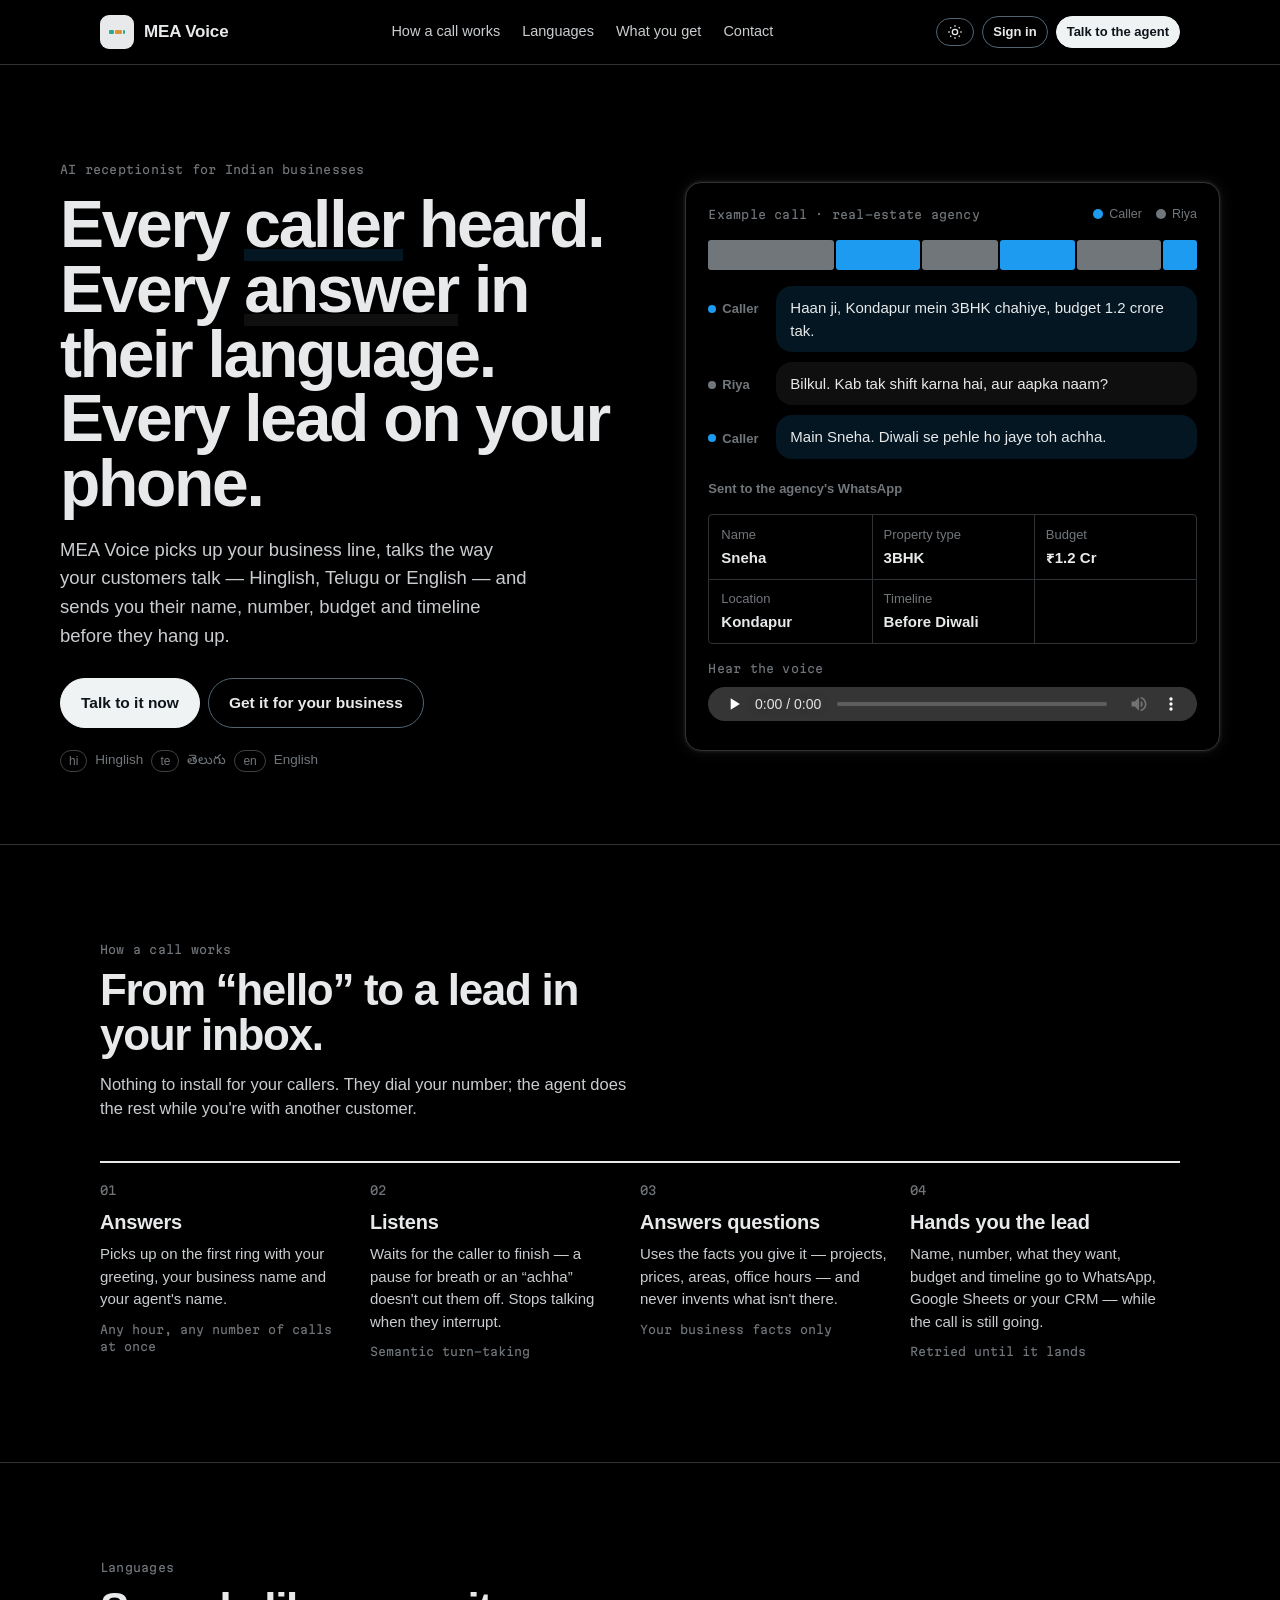
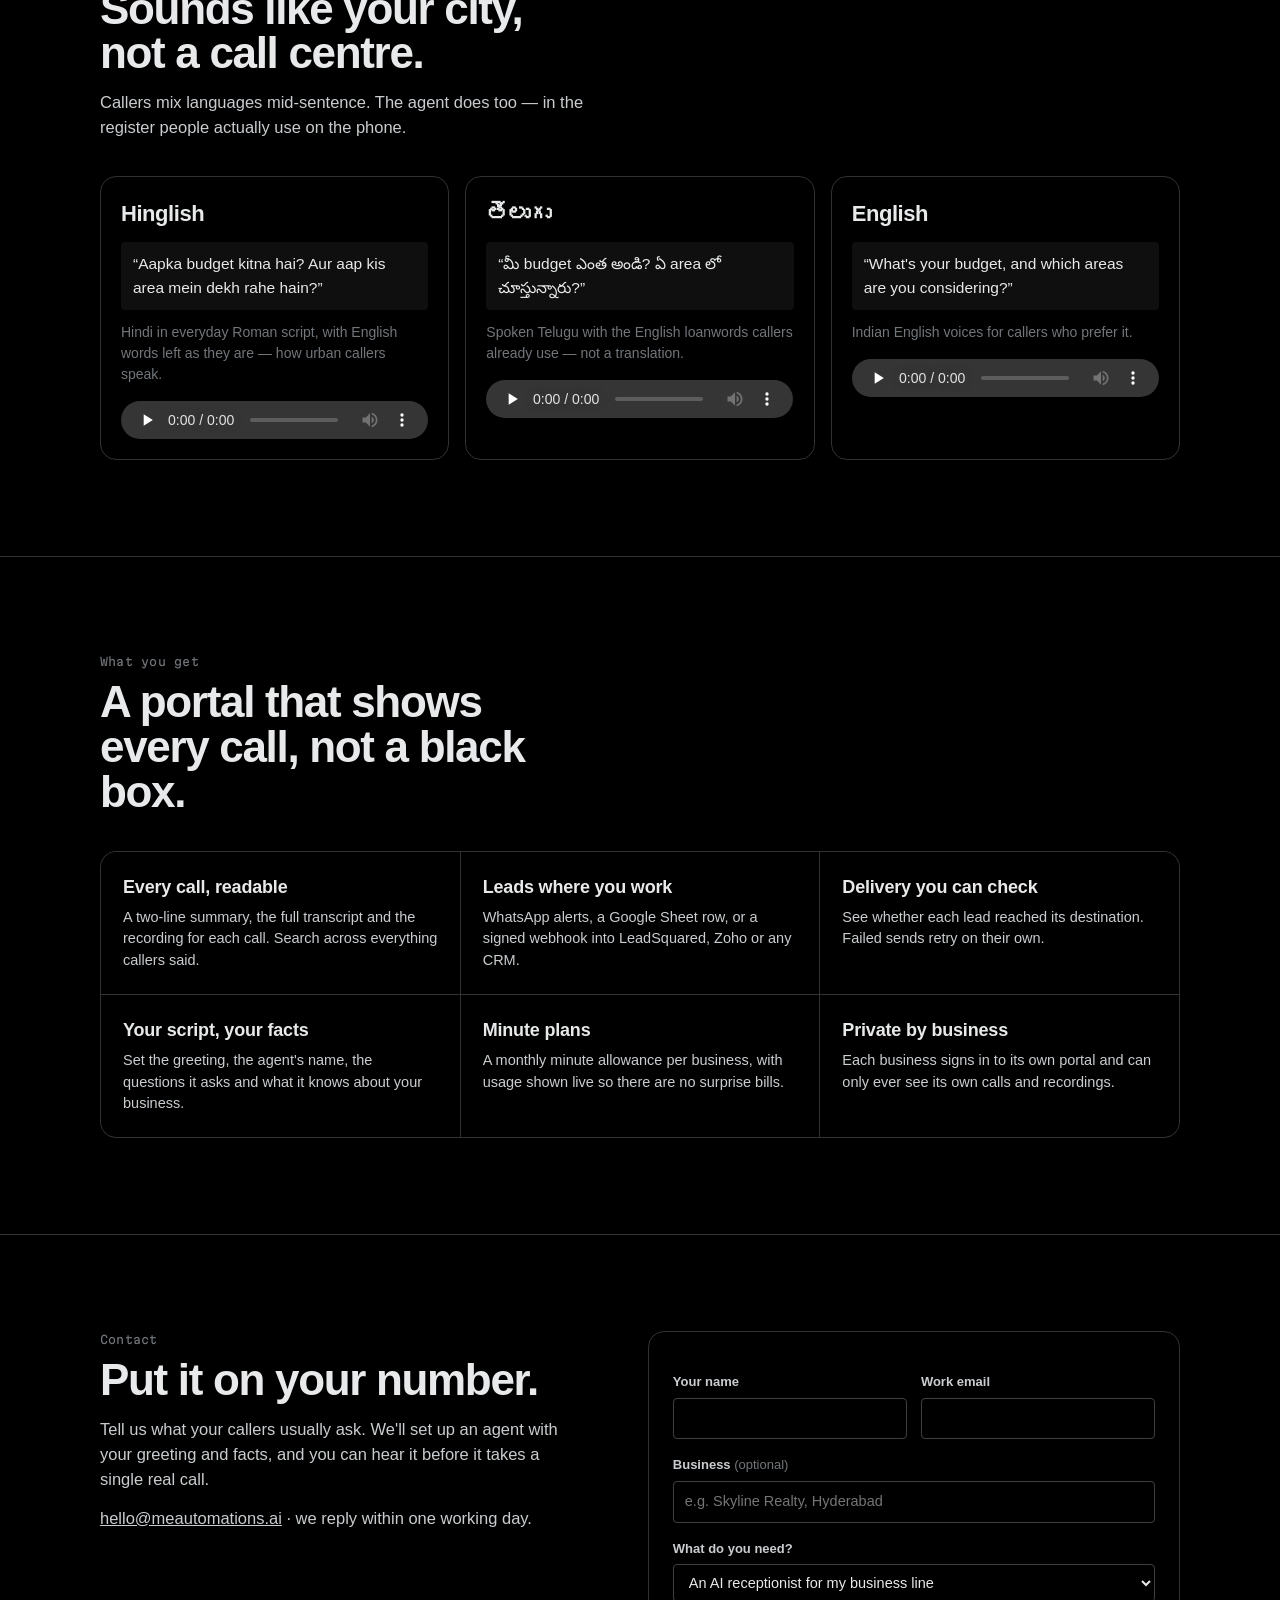
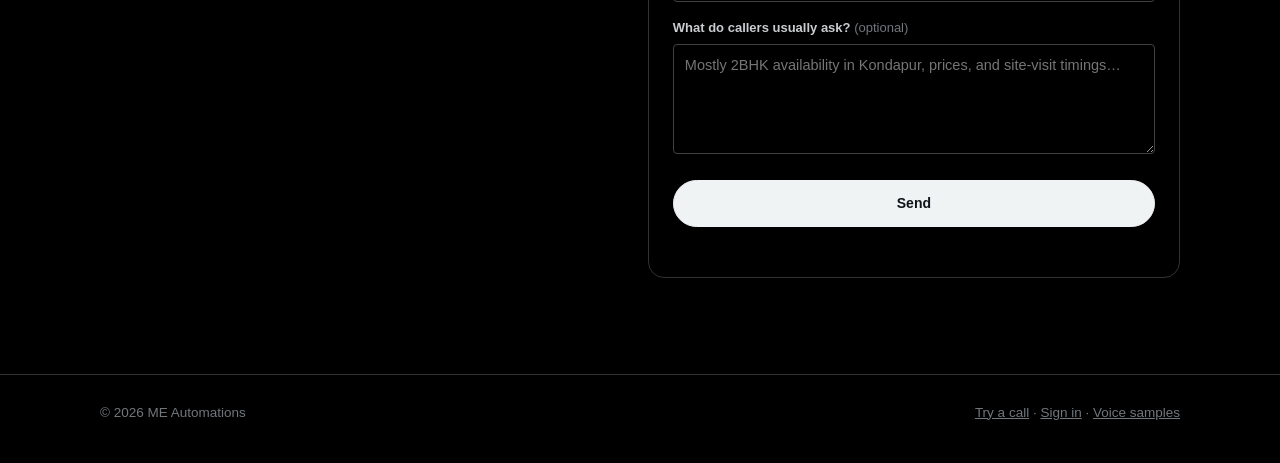
<file: landing.html>
<!DOCTYPE html>
<html lang="en">
<head>
  <meta charset="UTF-8" />
  <meta name="viewport" content="width=device-width, initial-scale=1.0" />
  <title>MEA Voice — an AI receptionist that speaks Hinglish and Telugu</title>
  <meta name="description" content="MEA Voice answers your business line in Hinglish, Telugu or English, holds a real conversation, and sends you a structured lead on WhatsApp, Google Sheets or your CRM." />
  <link rel="stylesheet" href="/static/app.css?v=x2" />
  <script src="/static/portal.js?v=x1"></script>
  <style>
    .wrap { max-width: 1160px; margin: 0 auto; padding: 0 clamp(16px, 4vw, 40px); }
    nav.top { position: sticky; top: 0; z-index: 20; background: color-mix(in srgb, var(--paper) 88%, transparent); backdrop-filter: blur(10px); border-bottom: 1px solid var(--line); }
    nav.top .wrap { display: flex; align-items: center; justify-content: space-between; gap: 16px; height: 64px; }
    nav.top .links { display: flex; gap: 22px; font-size: 14.5px; }
    nav.top .links a { text-decoration: none; color: var(--ink-2); }
    nav.top .links a:hover { color: var(--ink); text-decoration: underline; text-underline-offset: 4px; }
    @media (max-width: 820px) { nav.top .links { display: none; } }

    .hero { display: grid; grid-template-columns: 1.05fr 1fr; gap: clamp(28px, 5vw, 64px); align-items: center; padding: clamp(40px, 8vw, 96px) 0 clamp(40px, 6vw, 72px); }
    @media (max-width: 940px) { .hero { grid-template-columns: 1fr; } }
    .hero h1 { font-family: var(--f-display); font-weight: 700; font-size: clamp(38px, 5.6vw, 66px); line-height: .98; letter-spacing: -.035em; }
    .hero h1 .u { box-shadow: inset 0 -.18em 0 var(--caller-wash); }
    .hero h1 .a { box-shadow: inset 0 -.18em 0 var(--agent-wash); }
    .hero p.lede { font-size: clamp(16px, 1.5vw, 18.5px); color: var(--ink-2); margin-top: 20px; max-width: 46ch; line-height: 1.55; }
    .hero .actions { margin-top: 28px; }
    .hero .btn { padding: 12px 20px; font-size: 15.5px; }
    .hero .langs-line { margin-top: 22px; font-size: 13.5px; color: var(--muted); display: flex; gap: 8px; flex-wrap: wrap; align-items: center; }

    .demo { padding: 22px; display: flex; flex-direction: column; gap: 16px; box-shadow: var(--shadow); }
    .demo .row { display: flex; justify-content: space-between; align-items: center; gap: 10px; }
    .demo .strip.tall { height: 30px; }
    .demo .strip i { animation: grow .45s ease backwards; transform-origin: left; }
    @keyframes grow { from { transform: scaleX(0); opacity: 0; } }
    .demo .turn { animation: rise .3s ease backwards; }
    .demo .facts { margin-top: 0; }
    .demo audio { height: 34px; }

    section.band { padding: clamp(48px, 8vw, 96px) 0; border-top: 1px solid var(--line); }
    .eyebrow { font-family: var(--f-mono); font-size: 11.5px; color: var(--muted); letter-spacing: .02em; }
    h2.big { font-family: var(--f-display); font-size: clamp(28px, 3.6vw, 44px); letter-spacing: -.03em; line-height: 1.02; margin-top: 10px; max-width: 20ch; font-weight: 700; }
    .sub { color: var(--ink-2); margin-top: 14px; max-width: 58ch; font-size: 16.5px; }

    /* The call flow is a real sequence, so it is numbered. */
    .flow { display: grid; grid-template-columns: repeat(4, 1fr); margin-top: 40px; border-top: 2px solid var(--ink); }
    @media (max-width: 860px) { .flow { grid-template-columns: 1fr 1fr; } }
    @media (max-width: 520px) { .flow { grid-template-columns: 1fr; } }
    .flow > div { padding: 18px 20px 6px 0; }
    .flow .n { font-family: var(--f-mono); font-size: 12px; color: var(--muted); }
    .flow h3 { font-family: var(--f-display); font-size: 20px; margin: 8px 0 6px; letter-spacing: -.01em; }
    .flow p { color: var(--ink-2); font-size: 15px; }
    .flow .t { font-family: var(--f-mono); font-size: 11.5px; color: var(--muted); margin-top: 10px; }

    .voices { display: grid; grid-template-columns: repeat(3, 1fr); gap: 16px; margin-top: 36px; }
    @media (max-width: 900px) { .voices { grid-template-columns: 1fr; } }
    .voice { padding: 20px; display: flex; flex-direction: column; gap: 12px; }
    .voice .lang-name { font-family: var(--f-display); font-size: 22px; font-weight: 700; letter-spacing: -.02em; }
    .voice .say { font-size: 15.5px; line-height: 1.55; padding: 10px 12px; background: var(--agent-wash); border-radius: var(--r); }
    .voice .why { font-size: 14px; color: var(--muted); }

    .gets { display: grid; grid-template-columns: repeat(3, 1fr); gap: 1px; margin-top: 36px; background: var(--line); border: 1px solid var(--line); border-radius: var(--r-lg); overflow: hidden; }
    @media (max-width: 900px) { .gets { grid-template-columns: 1fr 1fr; } }
    @media (max-width: 560px) { .gets { grid-template-columns: 1fr; } }
    .gets > div { background: var(--surface); padding: 22px; }
    .gets h3 { font-family: var(--f-display); font-size: 18px; letter-spacing: -.01em; margin-bottom: 6px; }
    .gets p { color: var(--ink-2); font-size: 14.5px; }

    .contact { display: grid; grid-template-columns: 1fr 1.1fr; gap: clamp(24px, 5vw, 64px); align-items: start; }
    @media (max-width: 900px) { .contact { grid-template-columns: 1fr; } }
    .contact form { padding: 24px; }
    .contact form .btn { width: 100%; margin-top: 20px; padding: 12px; }
    .ok { padding: 24px; }
    footer { border-top: 1px solid var(--line); padding: 28px 0 40px; font-size: 13.5px; color: var(--muted); }
    footer .wrap { display: flex; justify-content: space-between; gap: 16px; flex-wrap: wrap; }
  </style>
</head>
<body>
<nav class="top" aria-label="Main">
  <div class="wrap">
    <span class="mark"><span class="mark-glyph" data-glyph></span><span class="mark-name">MEA Voice</span></span>
    <div class="links"><a href="#how">How a call works</a><a href="#languages">Languages</a><a href="#portal">What you get</a><a href="#contact">Contact</a></div>
    <div class="actions">
      <button class="btn ghost sm" id="themeBtn" aria-label="Toggle theme"></button>
      <a class="btn ghost sm" href="/login">Sign in</a>
      <a class="btn sm" href="/demo/call">Talk to the agent</a>
    </div>
  </div>
</nav>

<main>
  <div class="wrap hero">
    <div>
      <div class="eyebrow">AI receptionist for Indian businesses</div>
      <h1 style="margin-top:14px">Every <span class="u">caller</span> heard.<br>Every <span class="a">answer</span> in their language.<br>Every lead on your phone.</h1>
      <p class="lede">MEA Voice picks up your business line, talks the way your customers talk — Hinglish, Telugu or English — and sends you their name, number, budget and timeline before they hang up.</p>
      <div class="actions">
        <a class="btn" href="/demo/call">Talk to it now</a>
        <a class="btn ghost" href="#contact">Get it for your business</a>
      </div>
      <div class="langs-line"><span class="lang">hi</span> Hinglish <span class="lang">te</span> తెలుగు <span class="lang">en</span> English</div>
    </div>

    <div class="panel demo" aria-label="Example call">
      <div class="row"><span class="eyebrow">Example call · real-estate agency</span><span class="key"><span style="--c:var(--caller)">Caller</span><span style="--c:var(--agent)">Riya</span></span></div>
      <div id="dStrip"></div>
      <div id="dT"></div>
      <div class="block-label" style="margin:4px 0 0">Sent to the agency's WhatsApp</div>
      <div id="dF"></div>
      <div>
        <div class="eyebrow" style="margin-bottom:6px">Hear the voice</div>
        <audio controls preload="none" src="/demo/voice/mea_hinglish_sample.wav"></audio>
      </div>
    </div>
  </div>

  <section class="band" id="how">
    <div class="wrap">
      <div class="eyebrow">How a call works</div>
      <h2 class="big">From “hello” to a lead in your inbox.</h2>
      <p class="sub">Nothing to install for your callers. They dial your number; the agent does the rest while you're with another customer.</p>
      <div class="flow">
        <div><div class="n">01</div><h3>Answers</h3><p>Picks up on the first ring with your greeting, your business name and your agent's name.</p><div class="t">Any hour, any number of calls at once</div></div>
        <div><div class="n">02</div><h3>Listens</h3><p>Waits for the caller to finish — a pause for breath or an “achha” doesn't cut them off. Stops talking when they interrupt.</p><div class="t">Semantic turn-taking</div></div>
        <div><div class="n">03</div><h3>Answers questions</h3><p>Uses the facts you give it — projects, prices, areas, office hours — and never invents what isn't there.</p><div class="t">Your business facts only</div></div>
        <div><div class="n">04</div><h3>Hands you the lead</h3><p>Name, number, what they want, budget and timeline go to WhatsApp, Google Sheets or your CRM — while the call is still going.</p><div class="t">Retried until it lands</div></div>
      </div>
    </div>
  </section>

  <section class="band" id="languages">
    <div class="wrap">
      <div class="eyebrow">Languages</div>
      <h2 class="big">Sounds like your city, not a call centre.</h2>
      <p class="sub">Callers mix languages mid-sentence. The agent does too — in the register people actually use on the phone.</p>
      <div class="voices">
        <div class="panel voice">
          <div class="lang-name">Hinglish</div>
          <div class="say">“Aapka budget kitna hai? Aur aap kis area mein dekh rahe hain?”</div>
          <div class="why">Hindi in everyday Roman script, with English words left as they are — how urban callers speak.</div>
          <audio controls preload="none" src="/demo/voice/hi_Swara_female.mp3"></audio>
        </div>
        <div class="panel voice">
          <div class="lang-name">తెలుగు</div>
          <div class="say">“మీ budget ఎంత అండి? ఏ area లో చూస్తున్నారు?”</div>
          <div class="why">Spoken Telugu with the English loanwords callers already use — not a translation.</div>
          <audio controls preload="none" src="/demo/voice/te_Shruti_female.mp3"></audio>
        </div>
        <div class="panel voice">
          <div class="lang-name">English</div>
          <div class="say">“What's your budget, and which areas are you considering?”</div>
          <div class="why">Indian English voices for callers who prefer it.</div>
          <audio controls preload="none" src="/demo/voice/en_Neerja_female.mp3"></audio>
        </div>
      </div>
    </div>
  </section>

  <section class="band" id="portal">
    <div class="wrap">
      <div class="eyebrow">What you get</div>
      <h2 class="big">A portal that shows every call, not a black box.</h2>
      <div class="gets">
        <div><h3>Every call, readable</h3><p>A two-line summary, the full transcript and the recording for each call. Search across everything callers said.</p></div>
        <div><h3>Leads where you work</h3><p>WhatsApp alerts, a Google Sheet row, or a signed webhook into LeadSquared, Zoho or any CRM.</p></div>
        <div><h3>Delivery you can check</h3><p>See whether each lead reached its destination. Failed sends retry on their own.</p></div>
        <div><h3>Your script, your facts</h3><p>Set the greeting, the agent's name, the questions it asks and what it knows about your business.</p></div>
        <div><h3>Minute plans</h3><p>A monthly minute allowance per business, with usage shown live so there are no surprise bills.</p></div>
        <div><h3>Private by business</h3><p>Each business signs in to its own portal and can only ever see its own calls and recordings.</p></div>
      </div>
    </div>
  </section>

  <section class="band" id="contact">
    <div class="wrap contact">
      <div>
        <div class="eyebrow">Contact</div>
        <h2 class="big">Put it on your number.</h2>
        <p class="sub">Tell us what your callers usually ask. We'll set up an agent with your greeting and facts, and you can hear it before it takes a single real call.</p>
        <p class="sub"><a href="mailto:hello@meautomations.ai">hello@meautomations.ai</a> · we reply within one working day.</p>
      </div>
      <div class="panel">
        <form id="contactForm">
          <div class="grid2">
            <div><label for="c_name">Your name</label><input id="c_name" name="name" required autocomplete="name" /></div>
            <div><label for="c_email">Work email</label><input id="c_email" name="email" type="email" required autocomplete="email" /></div>
          </div>
          <label for="c_company">Business <span class="opt">(optional)</span></label>
          <input id="c_company" name="company" autocomplete="organization" placeholder="e.g. Skyline Realty, Hyderabad" />
          <label for="c_service">What do you need?</label>
          <select id="c_service" name="service">
            <option>An AI receptionist for my business line</option>
            <option>A custom voice agent</option>
            <option>Other automation</option>
            <option>Not sure yet</option>
          </select>
          <label for="c_message">What do callers usually ask? <span class="opt">(optional)</span></label>
          <textarea id="c_message" name="message" rows="4" placeholder="Mostly 2BHK availability in Kondapur, prices, and site-visit timings…"></textarea>
          <button type="submit" class="btn" id="sendBtn">Send</button>
          <div class="err" id="cErr" role="alert"></div>
        </form>
        <div class="ok" id="cOk" hidden><div class="empty" style="padding:24px 0"><b>Sent — thanks.</b>We'll reply to your email within one working day.</div></div>
      </div>
    </div>
  </section>
</main>

<footer><div class="wrap"><span>© <span id="yr"></span> ME Automations</span><span><a href="/demo/call">Try a call</a> · <a href="/login">Sign in</a> · <a href="/demo/sarvam">Voice samples</a></span></div></footer>

<script>
  P.mountChrome();
  document.getElementById('yr').textContent = new Date().getFullYear();
  const sample = [
    { role: 'assistant', content: 'Namaste! Skyline Realty mein aapka swagat hai, main Riya bol rahi hoon. Kaise madad karun?' },
    { role: 'user', content: 'Haan ji, Kondapur mein 3BHK chahiye, budget 1.2 crore tak.' },
    { role: 'assistant', content: 'Bilkul. Kab tak shift karna hai, aur aapka naam?' },
    { role: 'user', content: 'Main Sneha. Diwali se pehle ho jaye toh achha.' },
    { role: 'assistant', content: 'Thank you Sneha ji. Kya Saturday site visit rakh dein?' },
    { role: 'user', content: 'Haan, Saturday theek hai.' },
  ];
  const reduce = matchMedia('(prefers-reduced-motion: reduce)').matches;
  document.getElementById('dStrip').innerHTML = P.strip(sample, { tall: true });
  document.querySelectorAll('#dStrip i').forEach((s, i) => s.style.animationDelay = (i * 110) + 'ms');
  document.getElementById('dT').innerHTML = P.transcriptHTML(sample.slice(1, 4), 'Riya');
  document.querySelectorAll('#dT .turn').forEach((t, i) => t.style.animationDelay = (reduce ? 0 : 500 + i * 350) + 'ms');
  document.getElementById('dF').innerHTML = P.factsHTML({ lead_data: { name: 'Sneha', property_type: '3BHK', budget: '₹1.2 Cr', location: 'Kondapur', timeline: 'Before Diwali' } });

  document.getElementById('contactForm').addEventListener('submit', async (e) => {
    e.preventDefault();
    const f = e.target, btn = document.getElementById('sendBtn'), err = document.getElementById('cErr');
    if (!f.reportValidity()) return;
    btn.disabled = true; btn.textContent = 'Sending…'; err.textContent = '';
    try {
      const res = await fetch('/api/contact', { method: 'POST', headers: { 'Content-Type': 'application/json' }, body: JSON.stringify(Object.fromEntries(new FormData(f))) });
      if (!res.ok) throw new Error();
      f.hidden = true; document.getElementById('cOk').hidden = false;
    } catch (_) {
      err.textContent = 'That didn’t send. Email hello@meautomations.ai instead, or try again.';
    } finally { btn.disabled = false; btn.textContent = 'Send'; }
  });
</script>
</body>
</html>
</file>
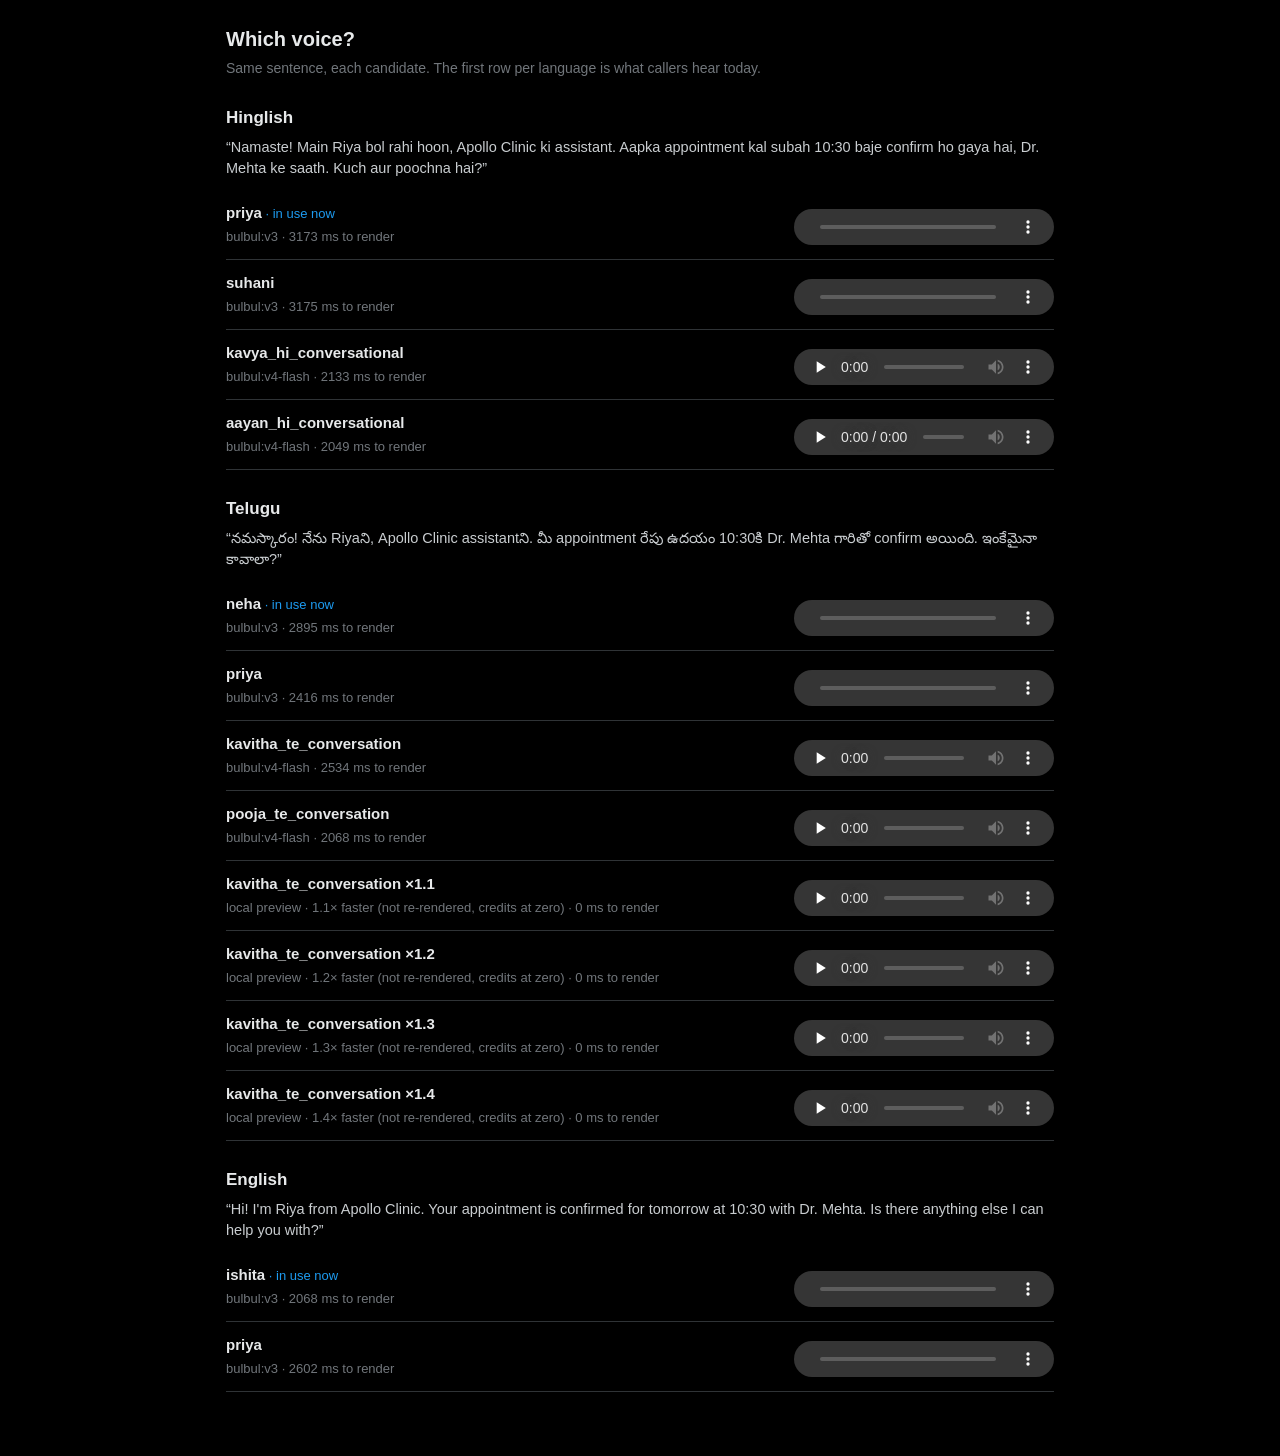
<file: static/voice_ab.html>
<!DOCTYPE html>
<html lang="en">
<head>
<meta charset="UTF-8"><meta name="viewport" content="width=device-width, initial-scale=1.0">
<title>Voice pick · MEA Voice</title>
<link rel="stylesheet" href="/static/app.css?v=x1">
<style>
  .wrap { max-width: 860px; margin: 0 auto; padding: 24px 16px 64px; }
  h1 { font-size: 20px; font-weight: 800; margin-bottom: 4px; }
  .lead { color: var(--muted); font-size: 14px; margin-bottom: 22px; }
  h2 { font-size: 17px; font-weight: 800; margin: 26px 0 6px; }
  .line { color: var(--ink-2); font-size: 14.5px; margin-bottom: 10px; }
  .row { display: grid; grid-template-columns: 1fr auto; gap: 12px; align-items: center; padding: 12px 0; border-bottom: 1px solid var(--line); }
  .row b { display: block; font-size: 15px; }
  .row small { color: var(--muted); font-size: 13px; }
  .row.cur b::after { content: ' · in use now'; color: var(--caller); font-weight: 400; font-size: 13px; }
  audio { width: 260px; height: 36px; }
  @media (max-width: 560px) { .row { grid-template-columns: 1fr; } audio { width: 100%; } }
</style>
</head>
<body>
<div class="wrap">
  <h1>Which voice?</h1>
  <p class="lead">Same sentence, each candidate. The first row per language is what callers hear today.</p>
  <div id="list"></div>
</div>
<script>
const NAMES = { hi: 'Hinglish', te: 'Telugu', en: 'English' };
fetch('/static/voices/ab/manifest.json').then(r => r.json()).then(m => {
  const by = {};
  for (const s of m.samples) (by[s.lang] ||= []).push(s);
  document.getElementById('list').innerHTML = Object.entries(by).map(([lang, rows]) => `
    <h2>${NAMES[lang] || lang}</h2>
    <div class="line">“${m.lines[lang]}”</div>
    ${rows.map((s, i) => `<div class="row ${i === 0 ? 'cur' : ''}"><div><b>${s.speaker}</b><small>${s.model} · ${s.ms} ms to render</small></div><audio controls preload="none" src="/static/voices/ab/${s.file}"></audio></div>`).join('')}
  `).join('');
});
</script>
</body>
</html>
</file>
<file: static/app.css>
/* ============================================================================
   MEA Voice Agent — portal design system
   X "Lights out" palette: true black paper, hairline #2F3336 borders, white
   pill buttons, Chirp-style system type. Dark is the default; the toggle
   gives X's light theme. Two voices stay colour-coded everywhere: caller =
   X blue, agent = X orange — the turn strip, the transcript, the live caller.
   Used by login, admin, client, the call page and the test caller.
   ========================================================================== */

@import url('https://fonts.googleapis.com/css2?family=Martian+Mono:wght@400;500&family=Noto+Sans+Telugu:wght@400;600&family=Noto+Sans+Devanagari:wght@400;600&display=swap');

:root {
  color-scheme: dark;
  --paper:   #000000;
  --surface: #000000;
  --sunk:    #16181c;
  --ink:     #e7e9ea;
  --ink-2:   #c9cdd0;
  --muted:   #71767b;
  --line:    #2f3336;
  --line-2:  #3e4144;

  /* the two voices: caller in X blue, agent in quiet grey — one accent, like X */
  --caller:  #1d9bf0;
  --agent:   #71767b;
  --caller-wash: rgba(29,155,240,.14);
  --agent-wash:  rgba(255,255,255,.06);

  --primary: #eff3f4;          /* X's white pill button */
  --on-primary: #0f1419;
  --focus:   #1d9bf0;

  /* status — X has one accent and one alarm colour: good is blue, attention is
     plain ink on grey, failure is X red. Every badge also carries a word. */
  --ok:     #1d9bf0;
  --warn:   #e7e9ea;
  --bad:    #f4212e;
  --ok-bg:   rgba(29,155,240,.14);
  --warn-bg: rgba(255,255,255,.10);
  --bad-bg:  rgba(244,33,46,.14);

  --r: 4px;          /* inputs: X keeps these square-ish */
  --r-lg: 16px;      /* cards */
  --rail: 275px;     /* X's sidebar width */

  --f-display: "TwitterChirp", -apple-system, BlinkMacSystemFont, "Segoe UI", Roboto, Helvetica, Arial, sans-serif;
  --f-body: "TwitterChirp", -apple-system, BlinkMacSystemFont, "Segoe UI", Roboto, Helvetica, Arial, 'Noto Sans Devanagari', 'Noto Sans Telugu', sans-serif;
  --f-mono: 'Martian Mono', ui-monospace, 'SF Mono', Menlo, monospace;

  --shadow: 0 0 15px rgba(255,255,255,.08), 0 0 3px 1px rgba(255,255,255,.08);
}

:root[data-theme="light"] {
  color-scheme: light;
  --paper:   #ffffff;
  --surface: #ffffff;
  --sunk:    #f7f9f9;
  --ink:     #0f1419;
  --ink-2:   #3a4852;
  --muted:   #536471;
  --line:    #eff3f4;
  --line-2:  #cfd9de;
  --caller:  #1d9bf0;
  --agent:   #536471;
  --caller-wash: rgba(29,155,240,.10);
  --agent-wash:  rgba(15,20,25,.05);
  --primary: #0f1419;
  --on-primary: #ffffff;
  --focus:   #1d9bf0;
  --ok: #1d9bf0; --warn: #0f1419; --bad: #f4212e;
  --ok-bg: rgba(29,155,240,.10); --warn-bg: rgba(15,20,25,.06); --bad-bg: rgba(244,33,46,.10);
  --shadow: 0 0 15px rgba(101,119,134,.2), 0 0 3px 1px rgba(101,119,134,.15);
}

* { margin: 0; padding: 0; box-sizing: border-box; }
html { -webkit-text-size-adjust: 100%; }
body {
  font-family: var(--f-body);
  font-size: 15px;
  line-height: 1.5;
  color: var(--ink);
  background: var(--paper);
  min-height: 100vh;
  -webkit-font-smoothing: antialiased;
}
button, input, select, textarea { font: inherit; color: inherit; }
a { color: inherit; }
:focus-visible { outline: 2px solid var(--focus); outline-offset: 2px; border-radius: 4px; }
[hidden] { display: none !important; }
.mono { font-family: var(--f-mono); font-size: .82em; letter-spacing: -.01em; }
.muted { color: var(--muted); }
.sr-only { position: absolute; width: 1px; height: 1px; overflow: hidden; clip: rect(0 0 0 0); white-space: nowrap; }

/* ── Brand mark: a handset slot with the two voices ─────────────────────── */
.mark { display: flex; align-items: center; gap: 10px; text-decoration: none; }
.mark-glyph {
  width: 34px; height: 34px; border-radius: 9px; flex: none;
  background: var(--ink); display: grid; place-items: center;
}
.mark-glyph svg { width: 20px; height: 20px; }
.mark-name { font-family: var(--f-display); font-weight: 700; font-size: 17px; letter-spacing: -.01em; line-height: 1.1; }
.mark-sub { font-size: 12px; color: var(--muted); }

/* ── App shell: rail + main ─────────────────────────────────────────────── */
.shell { display: grid; grid-template-columns: var(--rail) 1fr; min-height: 100vh; }
.rail {
  position: sticky; top: 0; height: 100vh;
  display: flex; flex-direction: column; gap: 18px;
  padding: 12px 12px; border-right: 1px solid var(--line); background: var(--surface);
}
.rail .mark { padding: 0 6px; }
.nav { display: flex; flex-direction: column; gap: 2px; }
.nav-label { font-size: 13px; color: var(--muted); padding: 14px 16px 4px; }
.nav button, .nav a {
  display: flex; align-items: center; gap: 18px; width: 100%;
  padding: 12px 16px; border: 0; border-radius: 9999px; background: none;
  text-align: left; cursor: pointer; color: var(--ink); text-decoration: none; font-size: 20px; line-height: 1.2;
}
.nav button:hover, .nav a:hover { background: var(--sunk); }
.nav button[aria-current="page"] { font-weight: 700; }
.nav svg { width: 26px; height: 26px; flex: none; stroke: currentColor; fill: none; stroke-width: 1.8; }
.nav .n { margin-left: auto; font-size: 13px; color: var(--muted); font-weight: 400; }
.nav .n.live { color: var(--ok); }
.rail-cta { width: 100%; padding: 14px 16px; font-size: 17px; margin: 4px 0 0; }   /* X's "Post" button */
.rail-foot { margin-top: auto; display: flex; flex-direction: column; gap: 8px; padding: 12px 6px 0; border-top: 1px solid var(--line); }
.who { font-size: 13px; color: var(--muted); overflow: hidden; text-overflow: ellipsis; white-space: nowrap; }
.who b { color: var(--ink); display: block; font-size: 14px; }
.rail-foot .row { display: flex; gap: 6px; }

.main { min-width: 0; padding: 28px clamp(16px, 3.4vw, 44px) 64px; }
.view { display: none; }
.view.on { display: block; animation: rise .22s ease; }
@keyframes rise { from { opacity: 0; transform: translateY(4px); } to { opacity: 1; transform: none; } }

.page-head {
  display: flex; align-items: center; justify-content: space-between; gap: 16px; flex-wrap: wrap;
  position: sticky; top: 0; z-index: 10; margin: -28px 0 16px; padding: 12px 0;
  background: color-mix(in srgb, var(--paper) 85%, transparent); backdrop-filter: blur(12px); -webkit-backdrop-filter: blur(12px);
  border-bottom: 1px solid var(--line);
}
.page-head h1 { font-family: var(--f-display); font-weight: 800; font-size: 20px; letter-spacing: -.01em; line-height: 1.2; }
.page-head p { color: var(--muted); margin-top: 2px; font-size: 13px; }
.actions { display: flex; gap: 8px; flex-wrap: wrap; align-items: center; }

h2.sec { font-family: var(--f-display); font-weight: 800; font-size: 20px; letter-spacing: -.01em; margin: 30px 0 12px; display: flex; align-items: baseline; gap: 10px; }
h2.sec .count { font-family: var(--f-mono); font-size: 12px; color: var(--muted); font-weight: 400; }

/* ── Mobile top bar ─────────────────────────────────────────────────────── */
.topbar-m { display: none; }
@media (max-width: 860px) {
  .shell { grid-template-columns: 1fr; }
  .rail { position: fixed; inset: 0 auto 0 0; width: min(280px, 84vw); z-index: 40; transform: translateX(-100%); transition: transform .2s ease; box-shadow: var(--shadow); }
  .rail.open { transform: none; }
  .topbar-m { display: flex; align-items: center; justify-content: space-between; padding: 12px 16px; border-bottom: 1px solid var(--line); background: var(--surface); position: sticky; top: 0; z-index: 30; }
  .main { padding: 20px 16px 56px; }
  .page-head { margin-top: -20px; }
}

/* ── Buttons ────────────────────────────────────────────────────────────── */
.btn {
  display: inline-flex; align-items: center; justify-content: center; gap: 7px;
  padding: 8px 16px; border-radius: 9999px; border: 1px solid var(--primary);
  background: var(--primary); color: var(--on-primary);
  font-size: 14px; font-weight: 700; cursor: pointer; white-space: nowrap; text-decoration: none;
  transition: transform .08s, background .15s, border-color .15s;
}
.btn:hover { filter: brightness(.9); }
.btn:active { transform: translateY(1px); }
.btn:disabled { opacity: .5; cursor: not-allowed; }
.btn.ghost { background: transparent; color: var(--ink); border-color: #536471; }
.btn.ghost:hover { background: rgba(239,243,244,.1); filter: none; }
.btn.danger { background: transparent; color: var(--bad); border-color: color-mix(in srgb, var(--bad) 40%, transparent); }
.btn.danger:hover { background: var(--bad-bg); filter: none; }
.btn.sm { padding: 5px 10px; font-size: 13px; }
.btn.icon { padding: 7px; }
.btn svg { width: 16px; height: 16px; stroke: currentColor; fill: none; stroke-width: 2; }

/* ── Forms ──────────────────────────────────────────────────────────────── */
label, .label { display: block; font-size: 13px; font-weight: 700; color: var(--ink-2); margin: 16px 0 6px; }
label .opt { font-weight: 400; color: var(--muted); }
input, select, textarea {
  width: 100%; padding: 9px 11px; border-radius: var(--r);
  border: 1px solid var(--line-2); background: var(--surface); font-size: 14.5px;
  transition: border-color .15s, box-shadow .15s;
}
input:focus, select:focus, textarea:focus { outline: none; border-color: var(--focus); box-shadow: 0 0 0 1px var(--focus); }
textarea { min-height: 96px; resize: vertical; line-height: 1.55; }
textarea.code { font-family: var(--f-mono); font-size: 12.5px; min-height: 160px; }
input:disabled { background: var(--sunk); color: var(--muted); }
.hint { font-size: 12.5px; color: var(--muted); margin-top: 6px; line-height: 1.5; }
.grid2 { display: grid; grid-template-columns: 1fr 1fr; gap: 0 14px; }
@media (max-width: 640px) { .grid2 { grid-template-columns: 1fr; } }
.check { display: flex; align-items: flex-start; gap: 10px; margin-top: 14px; font-size: 14px; }
.check input { width: 18px; height: 18px; margin-top: 2px; accent-color: var(--caller); flex: none; }
.check label { margin: 0; font-weight: 400; color: var(--ink); }
.err { color: var(--bad); font-size: 13.5px; margin-top: 12px; min-height: 1em; }
.search { position: relative; min-width: 220px; margin: 0; font-weight: 400; }
.search input { padding-left: 32px; }
.search svg { position: absolute; left: 10px; top: 50%; width: 15px; height: 15px; transform: translateY(-50%); stroke: var(--muted); fill: none; stroke-width: 2; }
.seg { display: inline-flex; gap: 4px; }
.seg button { position: relative; border: 0; background: none; padding: 10px 14px; font-size: 15px; cursor: pointer; color: var(--muted); border-radius: var(--r); }
.seg button:hover { background: var(--sunk); color: var(--ink); }
.seg button[aria-pressed="true"] { color: var(--ink); font-weight: 700; }
.seg button[aria-pressed="true"]::after { content: ''; position: absolute; left: 14px; right: 14px; bottom: 0; height: 4px; border-radius: 2px; background: var(--caller); }

/* ── Panels, tables ─────────────────────────────────────────────────────── */
.panel { background: var(--surface); border: 1px solid var(--line); border-radius: var(--r-lg); }
.panel.pad { padding: 18px 20px; }
.table-wrap { overflow-x: auto; }
table.t { width: 100%; border-collapse: collapse; font-size: 14px; }
.t th {
  text-align: left; font-size: 13px; font-weight: 700;
  color: var(--muted); padding: 12px 16px; border-bottom: 1px solid var(--line); white-space: nowrap;
}
.t td { padding: 14px 16px; border-bottom: 1px solid var(--line); vertical-align: middle; }
.t tr:last-child td { border-bottom: 0; }
.t tbody tr.click { cursor: pointer; }
.t tbody tr.click:hover td { background: var(--sunk); }
.t .r { text-align: right; font-variant-numeric: tabular-nums; }
.t td.wrap { max-width: 320px; white-space: normal; }

/* ── Ledger: the metric strip (one panel, numbers divided by rules) ─────── */
.ledger { display: grid; grid-auto-flow: column; grid-auto-columns: 1fr; background: var(--surface); border: 1px solid var(--line); border-radius: var(--r-lg); }
.ledger > div { padding: 16px 18px; border-left: 1px solid var(--line); min-width: 0; }
.ledger > div:first-child { border-left: 0; }
.ledger .v { font-family: var(--f-display); font-weight: 800; font-size: 26px; letter-spacing: -.01em; line-height: 1.1; font-variant-numeric: tabular-nums; }
.ledger .v small { font-size: 14px; color: var(--muted); font-weight: 500; margin-left: 3px; }
.ledger .k { font-size: 13px; color: var(--muted); margin-top: 4px; }
.ledger .live-v { color: var(--ok); }
@media (max-width: 760px) {
  .ledger { grid-auto-flow: row; grid-template-columns: 1fr 1fr; }
  .ledger > div { border-left: 0; border-top: 1px solid var(--line); }
  .ledger > div:nth-child(-n+2) { border-top: 0; }
  .ledger > div:nth-child(even) { border-left: 1px solid var(--line); }
  .ledger > div:last-child:nth-child(odd) { grid-column: 1 / -1; }
}
.quota { height: 5px; border-radius: 3px; background: var(--sunk); margin-top: 10px; overflow: hidden; }
.quota i { display: block; height: 100%; background: var(--caller); border-radius: 3px; }
.quota.hot i { background: var(--warn); }
.quota.over i { background: var(--bad); }

/* ── Badges ─────────────────────────────────────────────────────────────── */
.badge {
  display: inline-flex; align-items: center; gap: 5px; white-space: nowrap;
  font-size: 12px; font-weight: 700; padding: 2px 8px; border-radius: 999px;
  background: var(--sunk); color: var(--ink-2); border: 1px solid var(--line);
}
.badge.ok { background: var(--ok-bg); color: var(--ok); border-color: transparent; }
.badge.warn { background: var(--warn-bg); color: var(--warn); border-color: transparent; }
.badge.bad { background: var(--bad-bg); color: var(--bad); border-color: transparent; }
.badge.live { background: var(--ok); color: #fff; border-color: transparent; }
.badge.live::before, .dot-live::before {
  content: ''; width: 7px; height: 7px; border-radius: 50%; background: currentColor; animation: blink 1.3s infinite;
}
.dot-live { display: inline-flex; align-items: center; gap: 6px; color: var(--ok); font-weight: 700; font-size: 12.5px; }
@keyframes blink { 50% { opacity: .25; } }
.lang { font-size: 12px; padding: 1px 8px; border-radius: 9999px; border: 1px solid var(--line-2); color: var(--muted); }

/* ── Signature: the turn strip ──────────────────────────────────────────────
   One segment per turn, width ∝ words spoken, caller blue / agent grey.
   Read at a glance: who carried the call, where it went quiet, how it ended. */
.strip { display: flex; gap: 2px; height: 10px; width: 100%; min-width: 80px; }
.strip i { display: block; height: 100%; min-width: 3px; border-radius: 2px; }
.strip i.u { background: var(--caller); }
.strip i.a { background: var(--agent); }
.strip.tall { height: 22px; gap: 2px; }
.strip.tall i { border-radius: 3px; cursor: pointer; }
.strip.tall i:hover { filter: brightness(1.15); }
.strip.none { background: repeating-linear-gradient(90deg, var(--line) 0 6px, transparent 6px 10px); border-radius: 2px; }
.key { display: inline-flex; gap: 14px; font-size: 12.5px; color: var(--muted); }
.key span { display: inline-flex; align-items: center; gap: 6px; }
.key span::before { content: ''; width: 10px; height: 10px; border-radius: 50%; background: var(--c); }

/* ── Calls: list + detail split ─────────────────────────────────────────── */
.toolbar { display: flex; gap: 10px; flex-wrap: wrap; align-items: center; margin-bottom: 14px; }
.toolbar .grow { flex: 1; }
.split { display: grid; grid-template-columns: minmax(300px, 400px) 1fr; gap: 16px; align-items: start; }
@media (max-width: 1080px) { .split { grid-template-columns: 1fr; } }
.call-list { display: flex; flex-direction: column; max-height: calc(100vh - 210px); overflow-y: auto; }
@media (max-width: 1080px) { .call-list { max-height: none; } }
.call-item {
  display: grid; grid-template-columns: 1fr auto; gap: 4px 12px; text-align: left;
  padding: 13px 16px; border: 0; border-bottom: 1px solid var(--line); background: none; cursor: pointer; width: 100%;
}
.call-item:last-child { border-bottom: 0; }
.call-item:hover { background: var(--sunk); }
.call-item[aria-selected="true"] { background: var(--sunk); }
.call-item .t1 { font-weight: 700; font-size: 15px; overflow: hidden; text-overflow: ellipsis; white-space: nowrap; }
.call-item .t2 { font-size: 14px; color: var(--muted); grid-column: 1 / -1; overflow: hidden; text-overflow: ellipsis; white-space: nowrap; }
.call-item .strip { grid-column: 1 / -1; margin-top: 6px; }
.call-item .when { font-size: 13px; color: var(--muted); text-align: right; }

.detail { padding: 22px 24px; position: sticky; top: 20px; }
@media (max-width: 1080px) { .detail { position: static; } }
.detail-head { display: flex; justify-content: space-between; gap: 12px; flex-wrap: wrap; align-items: flex-start; }
.detail-head h3 { font-family: var(--f-display); font-size: 20px; font-weight: 800; line-height: 1.2; }
.detail-head .meta { font-size: 13px; color: var(--muted); margin-top: 4px; }
.summary { margin-top: 16px; font-size: 15px; line-height: 1.6; color: var(--ink-2); max-width: 68ch; }
.facts { display: grid; grid-template-columns: repeat(auto-fill, minmax(150px, 1fr)); border: 1px solid var(--line); border-radius: var(--r); overflow: hidden; margin-top: 18px; }
/* each cell draws its right/bottom rule; the -1px margins tuck the outer ones under the frame */
.facts div { padding: 10px 12px; border-right: 1px solid var(--line); border-bottom: 1px solid var(--line); margin: 0 -1px -1px 0; }
.facts dt { font-size: 13px; color: var(--muted); }
.facts dd { font-weight: 700; margin-top: 2px; word-break: break-word; }
.facts .missing dd { color: var(--muted); font-weight: 400; font-style: italic; }
.notes { margin-top: 12px; padding: 10px 12px; border-left: 3px solid var(--line-2); color: var(--ink-2); font-size: 14px; background: var(--sunk); border-radius: 0 var(--r) var(--r) 0; }
.block-label { font-size: 13px; color: var(--muted); font-weight: 700; margin: 22px 0 8px; display: flex; justify-content: space-between; align-items: center; }
audio { width: 100%; height: 38px; margin-top: 4px; }

/* Transcript — alignment and colour both carry who is speaking */
.transcript { display: flex; flex-direction: column; gap: 10px; }
.turn { display: grid; grid-template-columns: 58px 1fr; gap: 10px; align-items: baseline; }
.turn .who { font-size: 13px; font-weight: 700; color: var(--muted); padding-top: 2px; display: flex; align-items: center; gap: 6px; overflow: visible; white-space: nowrap; }
.turn .who::before { content: ''; width: 8px; height: 8px; border-radius: 50%; background: var(--c); flex: none; }
.turn.u { --c: var(--caller); }
.turn.a { --c: var(--agent); }
.turn .say { padding: 10px 14px; border-radius: 16px; font-size: 15px; line-height: 1.55; white-space: pre-wrap; word-wrap: break-word; }
.turn.u .say { background: var(--caller-wash); }
.turn.a .say { background: var(--agent-wash); }
.turn.flash .say { outline: 2px solid var(--c); }
mark { background: color-mix(in srgb, var(--caller) 35%, transparent); color: inherit; border-radius: 2px; }

/* ── Chart (bars) ───────────────────────────────────────────────────────── */
.chart { position: relative; }
.chart svg { display: block; width: 100%; height: 180px; overflow: visible; }
.chart-note { font-size: 12.5px; color: var(--muted); margin-top: 8px; }
.chart .grid line { stroke: var(--line); stroke-width: 1; }
.chart .axis text { fill: var(--muted); font-family: var(--f-mono); font-size: 10px; }
.chart .bar { fill: var(--caller); }
.chart .hit { fill: transparent; cursor: default; }
.chart .hit:hover + .bar, .chart g.on .bar { fill: color-mix(in srgb, var(--caller) 80%, var(--ink)); }
.chart .vlabel { fill: var(--ink-2); font-family: var(--f-mono); font-size: 10px; }
.tip {
  position: absolute; pointer-events: none; z-index: 5; transform: translate(-50%, calc(-100% - 10px));
  background: var(--ink); color: var(--surface); padding: 7px 10px; border-radius: 6px; font-size: 12.5px; white-space: nowrap; box-shadow: var(--shadow);
}
.tip b { display: block; font-family: var(--f-mono); font-size: 11px; font-weight: 400; opacity: .75; }
.two { display: grid; grid-template-columns: 1.6fr 1fr; gap: 16px; margin-top: 16px; align-items: start; }
@media (max-width: 960px) { .two { grid-template-columns: 1fr; } }
.panel-title { display: flex; justify-content: space-between; align-items: baseline; gap: 10px; margin-bottom: 14px; }
.panel-title h3 { font-family: var(--f-display); font-size: 16px; font-weight: 600; }
.panel-title span { font-size: 12.5px; color: var(--muted); }
.bars-h { display: flex; flex-direction: column; gap: 10px; }
.bars-h .row { display: grid; grid-template-columns: 110px 1fr 36px; gap: 10px; align-items: center; font-size: 13.5px; }
.bars-h .row .track { height: 10px; background: var(--sunk); border-radius: 3px; overflow: hidden; }
.bars-h .row .track i { display: block; height: 100%; background: var(--caller); border-radius: 0 3px 3px 0; }
.bars-h .row .n { font-family: var(--f-mono); font-size: 12px; text-align: right; color: var(--ink-2); }
.bars-h .row .name { overflow: hidden; text-overflow: ellipsis; white-space: nowrap; color: var(--ink-2); }

/* ── Drawer (side sheet) ────────────────────────────────────────────────── */
.scrim { position: fixed; inset: 0; background: rgba(91,112,131,.4); z-index: 50; opacity: 0; pointer-events: none; transition: opacity .18s; }
.scrim.show { opacity: 1; pointer-events: auto; }
.drawer {
  position: fixed; top: 0; right: 0; bottom: 0; width: min(640px, 100vw); z-index: 60;
  background: var(--surface); border-left: 1px solid var(--line); box-shadow: var(--shadow);
  display: flex; flex-direction: column; transform: translateX(100%); transition: transform .22s ease;
}
.drawer.show { transform: none; }
/* Centred variant: the same sheet as a dialog in the middle of the screen. */
.drawer.modal {
  top: 50%; left: 50%; right: auto; bottom: auto; width: min(680px, calc(100vw - 32px)); height: min(820px, calc(100vh - 48px));
  border: 1px solid var(--line); border-radius: var(--r-lg);
  opacity: 0; pointer-events: none; transform: translate(-50%, -48%) scale(.98); transition: transform .2s ease, opacity .18s;
}
.drawer.modal.show { opacity: 1; pointer-events: auto; transform: translate(-50%, -50%); }
@media (max-width: 640px) { .drawer.modal { width: 100vw; height: 100dvh; border-radius: 0; border: 0; } }
.drawer-head { padding: 18px 22px 0; border-bottom: 1px solid var(--line); }
.drawer-head .top { display: flex; justify-content: space-between; align-items: center; gap: 10px; }
.drawer-head h3 { font-family: var(--f-display); font-size: 20px; font-weight: 800; }
.tabs { display: flex; gap: 2px; margin-top: 14px; overflow-x: auto; }
.tabs button { position: relative; border: 0; background: none; padding: 12px 14px; font-size: 15px; color: var(--muted); cursor: pointer; white-space: nowrap; }
.tabs button:hover { background: var(--sunk); }
.tabs button[aria-selected="true"] { color: var(--ink); font-weight: 700; }
.tabs button[aria-selected="true"]::after { content: ''; position: absolute; left: 14px; right: 14px; bottom: 0; height: 4px; border-radius: 2px; background: var(--caller); }
.drawer-body { flex: 1; overflow-y: auto; padding: 4px 22px 22px; }
.drawer-foot { padding: 14px 22px; border-top: 1px solid var(--line); display: flex; justify-content: space-between; gap: 8px; align-items: center; }
.tabpane { display: none; }
.tabpane.on { display: block; }
.prompt-preview { margin-top: 10px; padding: 12px 14px; background: var(--sunk); border-radius: var(--r); font-size: 14px; color: var(--ink-2); }
.prompt-preview .turn { margin-top: 8px; }

/* ── Empty states, toast, misc ──────────────────────────────────────────── */
.empty { padding: 36px 20px; text-align: center; color: var(--muted); font-size: 14.5px; }
.empty b { display: block; color: var(--ink); font-family: var(--f-display); font-size: 17px; margin-bottom: 4px; }
.empty .btn { margin-top: 14px; }
.toast {
  position: fixed; bottom: 20px; left: 50%; transform: translate(-50%, 20px); opacity: 0; z-index: 90;
  background: var(--caller); color: #fff; padding: 10px 16px; border-radius: 4px; font-size: 15px; box-shadow: var(--shadow);
  transition: opacity .2s, transform .2s; pointer-events: none; max-width: calc(100vw - 32px);
}
.toast.show { opacity: 1; transform: translate(-50%, 0); }
.toast.bad { background: var(--bad); color: #fff; }
.skeleton { height: 14px; border-radius: 4px; background: linear-gradient(90deg, var(--sunk), var(--line), var(--sunk)); background-size: 200% 100%; animation: shimmer 1.2s infinite; }
@keyframes shimmer { to { background-position: -200% 0; } }
.stamp { font-family: var(--f-mono); font-size: 11px; color: var(--muted); }
kbd { font-family: var(--f-mono); font-size: 11px; padding: 1px 5px; border: 1px solid var(--line-2); border-bottom-width: 2px; border-radius: 4px; background: var(--surface); }

@media (prefers-reduced-motion: reduce) {
  *, *::before, *::after { animation: none !important; transition: none !important; }
}
</file>
